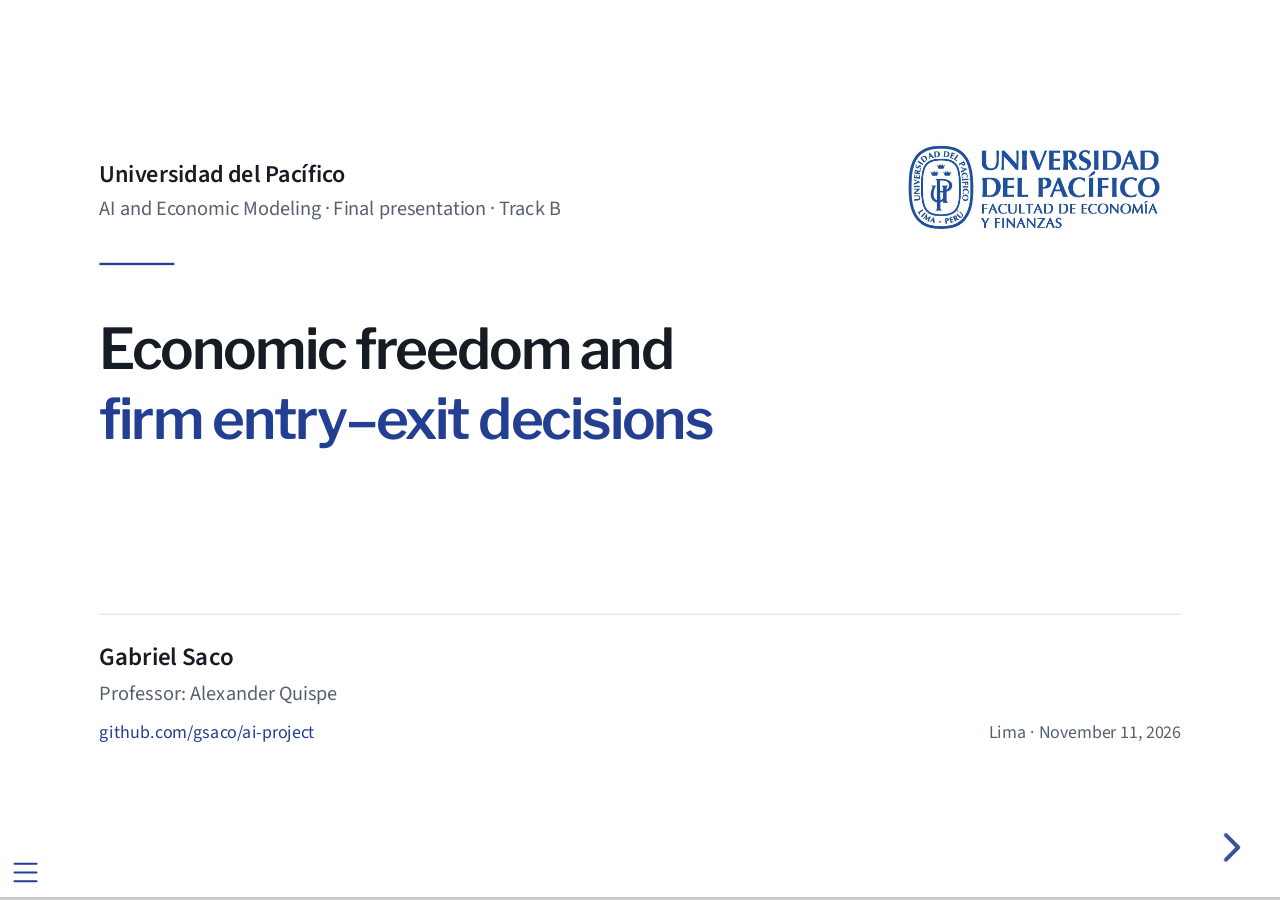
<file: index.html>
<!doctype html>
<html lang="en">
<head>
<meta charset="utf-8">
<meta name="viewport" content="width=device-width, initial-scale=1">
<title>Economic freedom and firm entry–exit decisions</title>
<meta http-equiv="refresh" content="0; url=slides/final.html">
<script>window.location.replace("slides/final.html" + window.location.search + window.location.hash);</script>
</head>
<body><p><a href="slides/final.html">Open the latest interactive presentation</a></p></body>
</html>
</file>
